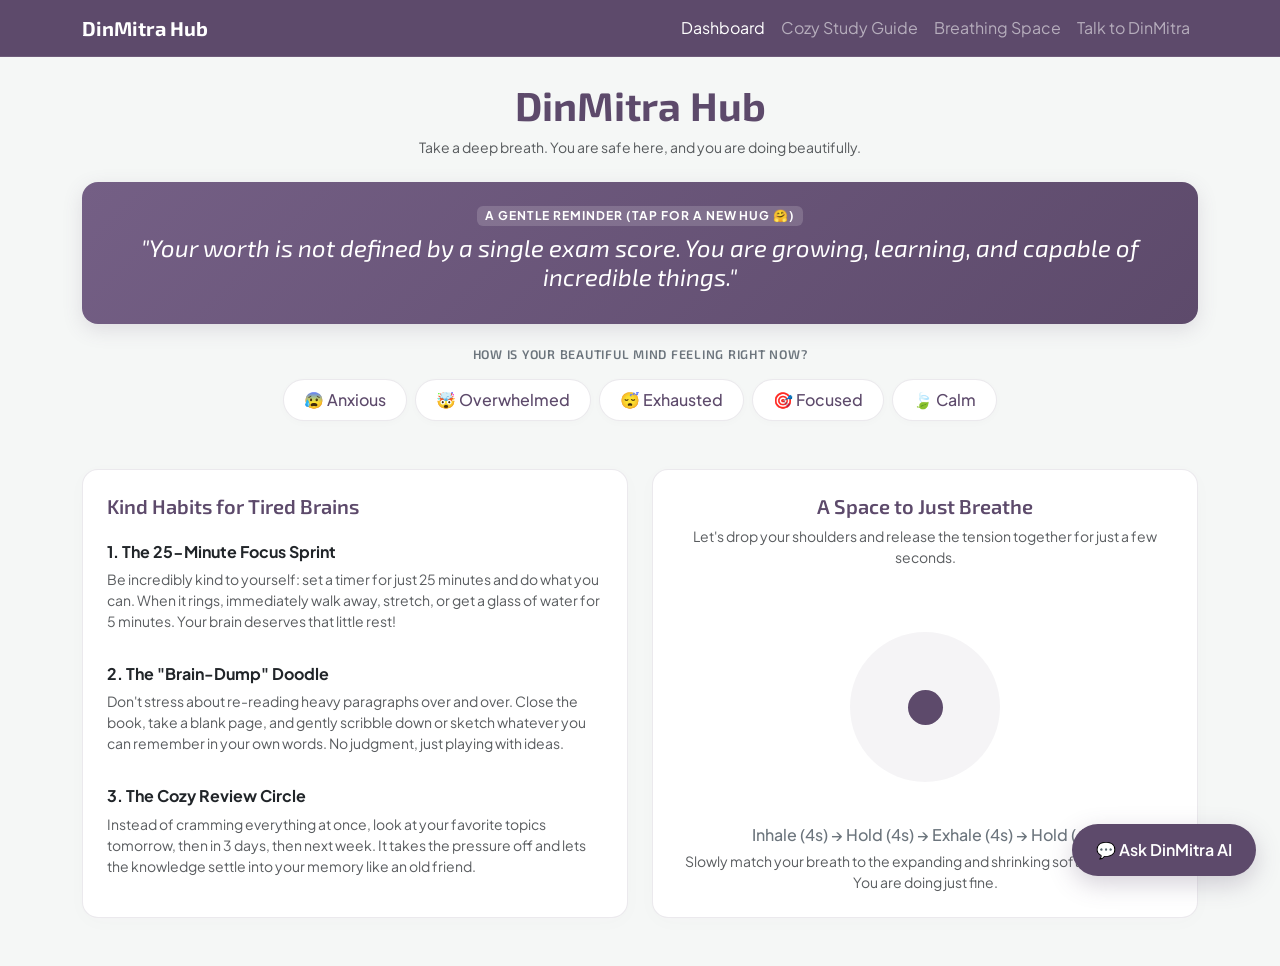
<file: index.html>
<!DOCTYPE html>
<html lang="en">

<head>
    <meta charset="UTF-8">
    <meta name="viewport" content="width=device-width, initial-scale=1.0">
    <title>DinMitra Hub - Student Wellness Dashboard</title>
    <link href="https://cdn.jsdelivr.net/npm/bootstrap@5.3.0/dist/css/bootstrap.min.css" rel="stylesheet">
    <link href="https://fonts.googleapis.com/css2?family=Exo+2:wght@400;600&family=Plus+Jakarta+Sans:wght@400;500;600;700&display=swap" rel="stylesheet">
    <link rel="stylesheet" href="style.css">
</head>

<body>

    <nav class="navbar navbar-expand-lg navbar-dark custom-nav mb-4">
        <div class="container">
            <a class="navbar-brand fw-bold" href="#">DinMitra Hub</a>
            <button class="navbar-toggler" type="button" data-bs-toggle="collapse" data-bs-target="#navbarNav" aria-controls="navbarNav" aria-expanded="false" aria-label="Toggle navigation">
                <span class="navbar-toggler-icon"></span>
            </button>
            <div class="collapse navbar-collapse justify-content-end" id="navbarNav">
                <ul class="navbar-nav">
                    <li class="nav-item"><a class="nav-link active" href="#">Dashboard</a></li>
                    <li class="nav-item"><a class="nav-link" href="#studyPillars">Cozy Study Guide</a></li>
                    <li class="nav-item"><a class="nav-link" href="#breathingBreak">Breathing Space</a></li>
                    <li class="nav-item"><a class="nav-link" href="#" id="navTalkAI">Talk to DinMitra</a></li>
                </ul>
            </div>
        </div>
    </nav>

    <div class="container mb-5">
        <header class="text-center mb-4">
            <h1 class="main-title fw-bold">DinMitra Hub</h1>
            <p class="text-muted small">Take a deep breath. You are safe here, and you are doing beautifully.</p>
        </header>

        <div class="row mb-4">
            <div class="col-12">
                <div class="card affirmation-card p-4 text-center text-white" id="hugAffirmationCard" style="cursor: pointer;">
                    <span class="badge text-uppercase mb-2 dynamic-badge">A Gentle Reminder (Tap for a new hug 🤗)</span>
                    <h2 id="affirmationDisplay" class="h4 fw-normal italic-quote">"Your worth is not defined by a single exam score. You are growing, learning, and capable of incredible things."</h2>
                </div>
            </div>
        </div>

        <div class="row g-4 mb-5 justify-content-center">
            <div class="col-md-10 text-center">
                <h3 class="h6 mb-3 text-secondary uppercase-tracking">How is your beautiful mind feeling right now?</h3>
                <div class="d-flex flex-wrap gap-2 justify-content-center">
                    <button class="btn btn-mood" data-mood="Anxious">😰 Anxious</button>
                    <button class="btn btn-mood" data-mood="Overwhelmed">🤯 Overwhelmed</button>
                    <button class="btn btn-mood" data-mood="Exhausted">😴 Exhausted</button>
                    <button class="btn btn-mood" data-mood="Focused">🎯 Focused</button>
                    <button class="btn btn-mood" data-mood="Calm">🍃 Calm</button>
                </div>
            </div>
        </div>

        <div class="row g-4">
            <div id="studyPillars" class="col-md-6">
                <div class="card p-4 h-100 feature-card">
                    <h2 class="h5 mb-4 fw-semibold custom-card-title">Kind Habits for Tired Brains</h2>

                    <div class="mb-3 block-step">
                        <h6 class="fw-bold text-dark">1. The 25-Minute Focus Sprint</h6>
                        <p class="small text-muted">Be incredibly kind to yourself: set a timer for just 25 minutes and do what you can. When it rings, immediately walk away, stretch, or get a glass of water for 5 minutes. Your brain deserves that little rest!</p>
                    </div>

                    <div class="mb-3 block-step">
                        <h6 class="fw-bold text-dark">2. The "Brain-Dump" Doodle</h6>
                        <p class="small text-muted">Don't stress about re-reading heavy paragraphs over and over. Close the book, take a blank page, and gently scribble down or sketch whatever you can remember in your own words. No judgment, just playing with ideas.</p>
                    </div>

                    <div class="mb-0">
                        <h6 class="fw-bold text-dark">3. The Cozy Review Circle</h6>
                        <p class="small text-muted">Instead of cramming everything at once, look at your favorite topics tomorrow, then in 3 days, then next week. It takes the pressure off and lets the knowledge settle into your memory like an old friend.</p>
                    </div>
                </div>
            </div>

            <div id="breathingBreak" class="col-md-6">
                <div class="card p-4 h-100 text-center d-flex flex-column justify-content-between feature-card">
                    <div>
                        <h2 class="h5 mb-2 fw-semibold custom-card-title">A Space to Just Breathe</h2>
                        <p class="small text-muted mb-4">Let's drop your shoulders and release the tension together for just a few seconds.</p>
                    </div>

                    <div class="breathing-container mx-auto my-3">
                        <div class="breathing-circle"></div>
                    </div>

                    <div>
                        <p class="fw-medium text-secondary mb-1">Inhale (4s) → Hold (4s) → Exhale (4s) → Hold (4s)</p>
                        <small class="text-muted d-block">Slowly match your breath to the expanding and shrinking soft circle above. You are doing just fine.</small>
                    </div>
                </div>
            </div>
        </div>
    </div>

    <button class="chat-toggle-btn" id="chatToggleMain">💬 Ask DinMitra AI</button>

    <div id="chatContainer" class="chat-container d-none">
        <div class="chat-header d-flex justify-content-between align-items-center">
            <span class="fw-bold text-white">DinMitra AI Companion</span>
            <button class="btn-close btn-close-white" id="chatCloseBtn" aria-label="Close"></button>
        </div>
        <div id="chatBox" class="chat-messages-box">
            <div class="message ai-message">Hey Buddy! I am DinMitra. Lean on me if you are feeling stressed or tired today. We can get through this, step by step.</div>
        </div>
        <div class="chat-input-area d-flex gap-2">
            <input type="text" id="userInput" class="form-control" placeholder="Tell me what's on your mind...">
            <button class="btn btn-submit px-3" id="sendMsgBtn">Send</button>
        </div>
    </div>

    <script src="https://cdn.jsdelivr.net/npm/bootstrap@5.3.0/dist/js/bootstrap.bundle.min.js"></script>
    <script src="script.js"></script>
</body>

</html>
</file>
<file: style.css>
@import url('https://fonts.googleapis.com/css2?family=Bree+Serif&family=Caveat:wght@400;700&family=Lobster&family=Monoton&family=Open+Sans:ital,wght@0,400;0,700;1,400;1,700&family=Playfair+Display+SC:ital,wght@0,400;0,700;1,700&family=Playfair+Display:ital,wght@0,400;0,700;1,700&family=Roboto:ital,wght@0,400;0,700;1,400;1,700&family=Source+Sans+Pro:ital,wght@0,400;0,700;1,700&family=Work+Sans:ital,wght@0,400;0,700;1,700&display=swap');


body {
    background-color: #F5F7F6;
    font-family: 'Plus Jakarta Sans', sans-serif;
    color: #2B3530;
}

h1,
h2,
h3,
h4,
.navbar-brand,
.chat-header {
    font-family: 'Exo 2', sans-serif;
}

.main-title {
    color: #5D4A6B;
}

.custom-nav {
    background-color: #5D4A6B !important;
    border-bottom: 1px solid rgba(255, 255, 255, 0.1);
}

.uppercase-tracking {
    text-transform: uppercase;
    letter-spacing: 0.06em;
    font-size: 0.78rem;
    font-weight: 600;
}


.feature-card {
    background: #FFFFFF;
    border: 1px solid rgba(93, 74, 107, 0.12);
    border-radius: 16px;
    box-shadow: 0 4px 20px rgba(93, 74, 107, 0.02);
}

.custom-card-title {
    color: #5D4A6B;
}

.affirmation-card {
    background: linear-gradient(135deg, #745F85, #5D4A6B);
    border: none;
    border-radius: 16px;
    transition: transform 0.2s ease, box-shadow 0.2s ease;
    box-shadow: 0 6px 20px rgba(93, 74, 107, 0.15);
}

.affirmation-card:hover {
    transform: translateY(-2px);
    box-shadow: 0 8px 25px rgba(93, 74, 107, 0.22);
}

.dynamic-badge {
    background-color: rgba(255, 255, 255, 0.16);
    width: fit-content;
    margin: 0 auto;
    font-size: 0.75rem;
    letter-spacing: 0.08em;
}

.italic-quote {
    font-style: italic;
    font-weight: 400;
}

.btn-mood {
    background-color: #FFFFFF;
    color: #5D4A6B;
    border: 1px solid rgba(93, 74, 107, 0.12);
    border-radius: 24px;
    padding: 8px 20px;
    font-weight: 500;
    transition: all 0.2s ease;
    box-shadow: 0 2px 8px rgba(0, 0, 0, 0.02);
}

.btn-mood:hover {
    background-color: #EAE6EE;
    color: #251B2E;
    transform: translateY(-1px);
}

.btn-submit {
    background-color: #5D4A6B;
    color: #FFFFFF;
    border-radius: 8px;
    font-weight: 500;
    border: none;
}

.btn-submit:hover {
    background-color: #4A3A56;
}


.breathing-container {
    width: 150px;
    height: 150px;
    display: flex;
    align-items: center;
    justify-content: center;
    background: rgba(93, 74, 107, 0.06);
    border-radius: 50%;
}

.breathing-circle {
    width: 35px;
    height: 35px;
    background-color: #5D4A6B;
    border-radius: 50%;
    animation: boxBreathingCycle 16s infinite ease-in-out;
}

@keyframes boxBreathingCycle {

    0%,
    100% {
        transform: scale(1);
    }

    25% {
        transform: scale(3.5);
    }

    50% {
        transform: scale(3.5);
    }

    75% {
        transform: scale(1);
    }
}


.chat-toggle-btn {
    position: fixed;
    bottom: 24px;
    right: 24px;
    background-color: #5D4A6B;
    color: #FFFFFF;
    border: none;
    border-radius: 30px;
    padding: 14px 24px;
    font-weight: 600;
    box-shadow: 0 8px 24px rgba(93, 74, 107, 0.25);
    z-index: 1000;
    transition: all 0.2s ease;
}

.chat-toggle-btn:hover {
    background-color: #4A3A56;
    transform: scale(1.03);
}

.chat-container {
    position: fixed;
    bottom: 90px;
    right: 24px;
    width: 360px;
    height: 480px;
    background-color: #EAE6EE;
    border: 1px solid rgba(93, 74, 107, 0.12);
    border-radius: 16px;
    box-shadow: 0 10px 35px rgba(0, 0, 0, 0.08);
    display: flex;
    flex-direction: column;
    overflow: hidden;
    z-index: 1000;
}

.chat-header {
    background-color: #5D4A6B;
    padding: 14px 16px;
}

.chat-messages-box {
    flex: 1;
    padding: 16px;
    overflow-y: auto;
    display: flex;
    flex-direction: column;
    gap: 12px;
}

.chat-input-area {
    padding: 12px;
    background-color: #FFFFFF;
    border-top: 1px solid rgba(0, 0, 0, 0.05);
}

.message {
    max-width: 85%;
    padding: 10px 14px;
    border-radius: 14px;
    font-size: 0.92rem;
    line-height: 1.4;
}

.user-message {
    background-color: #5D4A6B;
    color: #FFFFFF;
    align-self: flex-end;
    border-bottom-right-radius: 2px;
}

.ai-message {
    background-color: #EAE6EE;
    color: #2B1D35;
    align-self: flex-start;
    border-bottom-left-radius: 2px;
    border: 1px solid rgba(93, 74, 107, 0.15);
}


#secureKeyInput {
    background-color: #FFFFFF;
    border: 1px solid rgba(93, 74, 107, 0.12);
    color: #2B3530;
    border-radius: 8px;
    font-size: 0.85rem;
    padding: 6px 12px;
    transition: all 0.2s ease;
}

#secureKeyInput:focus {
    border-color: #5D4A6B;
    box-shadow: 0 0 0 2px #EAE6EE;
    outline: none;
}

.form-control-sm {
    min-height: calc(1.5em + 0.5rem + 2px);
}
</file>
